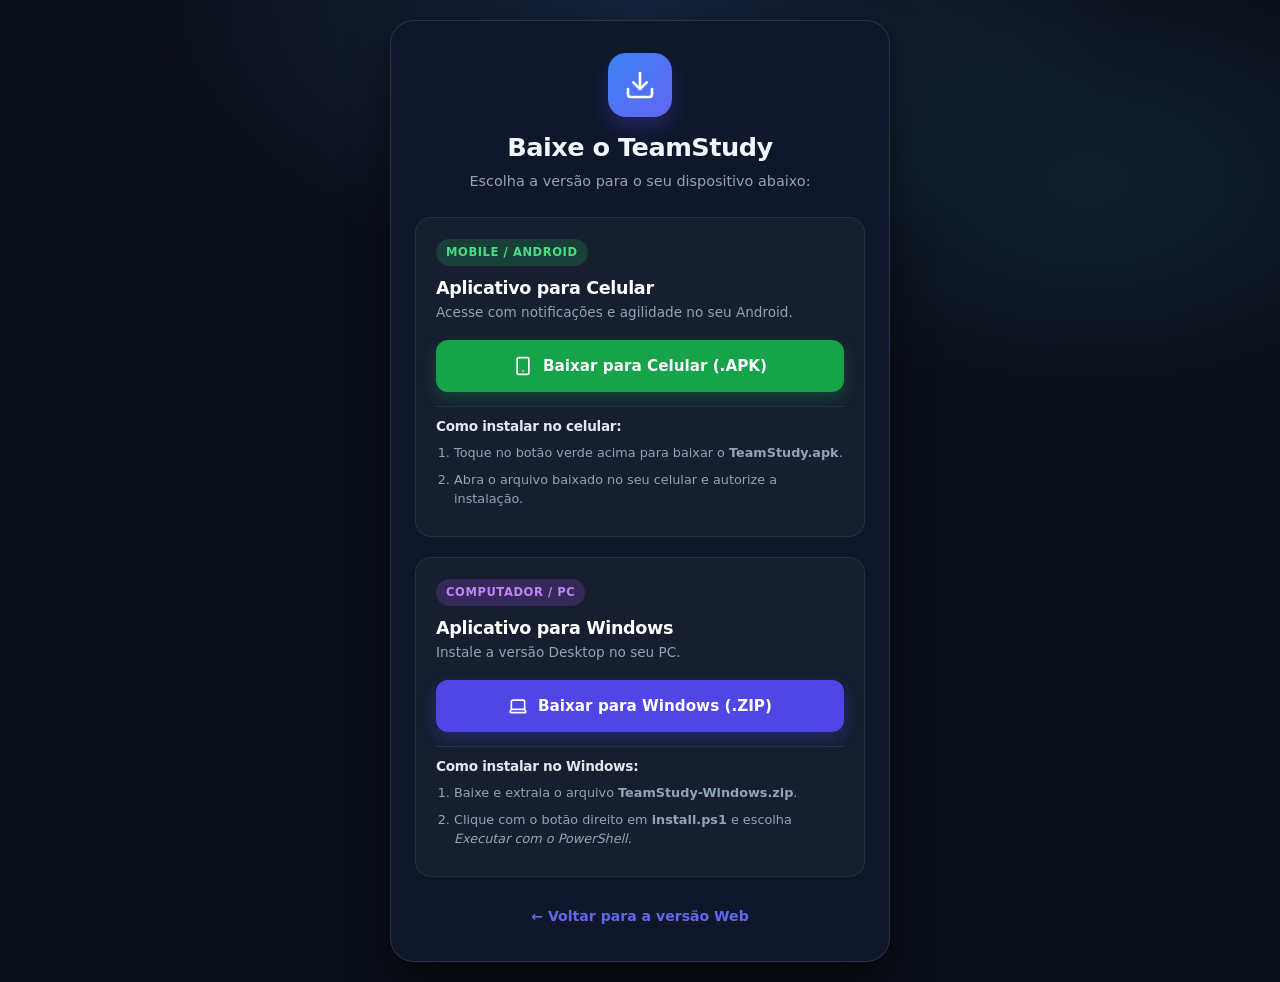
<file: baixar.html>
<!DOCTYPE html>
<html lang="pt-BR">
<head>
  <meta charset="UTF-8">
  <meta name="viewport" content="width=device-width, initial-scale=1.0, viewport-fit=cover">
  <title>TeamStudy · Baixar Aplicativo</title>

  <link rel="stylesheet" href="assets/css/base.css">
  <link rel="stylesheet" href="assets/css/baixar.css">
  

  <style>
    body {
      background-color: #0b0f19;
      color: #ffffff;
      font-family: system-ui, -apple-system, BlinkMacSystemFont, 'Segoe UI', Roboto, sans-serif;
      min-height: 100vh;
      display: flex;
      align-items: center;
      justify-content: center;
      margin: 0;
      padding: 20px;
    }

    .download-card {
      width: 100%;
      max-width: 500px;
      background: #0f172a;
      border: 1px solid rgba(255, 255, 255, 0.12);
      border-radius: 24px;
      padding: 32px 24px;
      text-align: center;
      box-shadow: 0 20px 40px rgba(0, 0, 0, 0.5);
    }

    .app-icon-box {
      width: 64px;
      height: 64px;
      margin: 0 auto 16px;
      border-radius: 18px;
      background: linear-gradient(135deg, #3b82f6, #6366f1);
      display: flex;
      align-items: center;
      justify-content: center;
      box-shadow: 0 10px 20px rgba(79, 70, 229, 0.3);
    }

    .app-icon-box svg {
      width: 32px;
      height: 32px;
      stroke: #fff;
    }

    .download-card h1 {
      font-size: 1.6rem;
      font-weight: 700;
      margin-bottom: 8px;
    }

    .download-card p.subtitle {
      color: #94a3b8;
      font-size: 0.9rem;
      margin-bottom: 24px;
    }

    .device-box {
      background: rgba(255, 255, 255, 0.03);
      border: 1px solid rgba(255, 255, 255, 0.08);
      border-radius: 16px;
      padding: 20px;
      margin-bottom: 20px;
      text-align: left;
    }

    .badge {
      display: inline-block;
      padding: 4px 10px;
      border-radius: 20px;
      font-size: 0.72rem;
      font-weight: 700;
      text-transform: uppercase;
      letter-spacing: 0.05em;
      margin-bottom: 12px;
    }

    .badge-android {
      background: rgba(34, 197, 94, 0.2);
      color: #4ade80;
    }

    .badge-windows {
      background: rgba(168, 85, 247, 0.2);
      color: #c084fc;
    }

    .device-box h2 {
      font-size: 1.1rem;
      margin-bottom: 4px;
      color: #fff;
    }

    .device-box .subtext {
      color: #94a3b8;
      font-size: 0.85rem;
      margin-bottom: 16px;
    }

    .btn-download {
      display: flex;
      align-items: center;
      justify-content: center;
      gap: 10px;
      width: 100%;
      padding: 14px 16px;
      font-size: 0.95rem;
      font-weight: 600;
      color: #ffffff !important;
      border-radius: 12px;
      text-decoration: none;
      transition: transform 0.2s, background 0.2s;
      margin: 12px 0;
      box-sizing: border-box;
    }

    .btn-android {
      background: #16a34a;
      box-shadow: 0 6px 16px rgba(22, 163, 74, 0.3);
    }

    .btn-android:hover {
      background: #15803d;
      transform: translateY(-2px);
    }

    .btn-windows {
      background: #4f46e5;
      box-shadow: 0 6px 16px rgba(79, 70, 229, 0.3);
    }

    .btn-windows:hover {
      background: #4338ca;
      transform: translateY(-2px);
    }

    .instructions {
      margin-top: 14px;
      padding-top: 12px;
      border-top: 1px solid rgba(255, 255, 255, 0.08);
    }

    .instructions h3 {
      font-size: 0.85rem;
      color: #e2e8f0;
      margin-bottom: 8px;
    }

    .instructions ol {
      padding-left: 18px;
      color: #94a3b8;
      font-size: 0.8rem;
      line-height: 1.5;
      margin: 0;
    }

    .back-link {
      display: inline-block;
      margin-top: 8px;
      color: #6366f1;
      font-size: 0.88rem;
      font-weight: 600;
      text-decoration: none;
      cursor: pointer;
    }

    .back-link:hover {
      text-decoration: underline;
    }
  </style>
</head>
<body>

  <main class="download-card">
    <div class="app-icon-box">
      <svg xmlns="http://www.w3.org/2000/svg" viewBox="0 0 24 24" fill="none" stroke="currentColor" stroke-width="2" stroke-linecap="round" stroke-linejoin="round">
        <path d="M21 15v4a2 2 0 0 1-2 2H5a2 2 0 0 1-2-2v-4"></path>
        <polyline points="7 10 12 15 17 10"></polyline>
        <line x1="12" y1="15" x2="12" y2="3"></line>
      </svg>
    </div>

    <h1>Baixe o TeamStudy</h1>
    <p class="subtitle">Escolha a versão para o seu dispositivo abaixo:</p>

    <div class="device-box">
      <span class="badge badge-android">Mobile / Android</span>
      <h2>Aplicativo para Celular</h2>
      <p class="subtext">Acesse com notificações e agilidade no seu Android.</p>

      <a href="downloads/TeamStudy.apk" download="TeamStudy.apk" class="btn-download btn-android">
        <svg xmlns="http://www.w3.org/2000/svg" width="20" height="20" viewBox="0 0 24 24" fill="none" stroke="currentColor" stroke-width="2" stroke-linecap="round" stroke-linejoin="round"><rect x="5" y="2" width="14" height="20" rx="2" ry="2"/><line x1="12" y1="18" x2="12.01" y2="18"/></svg>
        Baixar para Celular (.APK)
      </a>

      <div class="instructions">
        <h3>Como instalar no celular:</h3>
        <ol>
          <li>Toque no botão verde acima para baixar o <strong>TeamStudy.apk</strong>.</li>
          <li>Abra o arquivo baixado no seu celular e autorize a instalação.</li>
        </ol>
      </div>
    </div>

    <div class="device-box">
      <span class="badge badge-windows">Computador / PC</span>
      <h2>Aplicativo para Windows</h2>
      <p class="subtext">Instale a versão Desktop no seu PC.</p>

      <a href="downloads/TeamStudy-Windows.zip" download="TeamStudy-Windows.zip" class="btn-download btn-windows">
        <svg xmlns="http://www.w3.org/2000/svg" width="20" height="20" viewBox="0 0 24 24" fill="none" stroke="currentColor" stroke-width="2" stroke-linecap="round" stroke-linejoin="round"><path d="M20 16V7a2 2 0 0 0-2-2H6a2 2 0 0 0-2 2v9m16 0H4m16 0 1.28 2.55a1 1 0 0 1-.9 1.45H3.62a1 1 0 0 1-.9-1.45L4 16"/></svg>
        Baixar para Windows (.ZIP)
      </a>

      <div class="instructions">
        <h3>Como instalar no Windows:</h3>
        <ol>
          <li>Baixe e extraia o arquivo <strong>TeamStudy-Windows.zip</strong>.</li>
          <li>Clique com o botão direito em <strong>install.ps1</strong> e escolha <em>Executar com o PowerShell</em>.</li>
        </ol>
      </div>
    </div>

    <a href="./index.html" class="back-link">← Voltar para a versão Web</a>
  </main>

</body>
</html>
</file>
<file: assets/css/base.css>
@import url('https://api.fontshare.com/v2/css?f[]=clash-display@500,600,700&f[]=satoshi@400,500,700&display=swap');

/* =========================================================
   1. RESET
   ========================================================= */

*,
*::before,
*::after {
  box-sizing: border-box;
  margin: 0;
  padding: 0;
}

html {
  -webkit-text-size-adjust: 100%;
  scroll-behavior: smooth;
  color-scheme: dark;
  width: 100%;
  max-width: 100%;
  overflow-x: hidden;
}

body {
  width: 100%;
  min-width: 0;
  min-height: 100vh;
  min-height: 100dvh;
  overflow-x: hidden;
}

img,
picture,
video,
canvas,
svg {
  display: block;
  max-width: 100%;
}

img {
  height: auto;
}

input,
select,
textarea,
button {
  font: inherit;
  color: inherit;
}

button {
  background: none;
  border: 0;
  cursor: pointer;
}

a {
  color: inherit;
}

ul,
ol {
  margin: 0;
  padding: 0;
}

ul[role="list"],
ol[role="list"] {
  list-style: none;
}

/* =========================================================
   2. TOKENS DO TEMA
   ========================================================= */

:root {
  --font-display:
    'Clash Display',
    'Sora',
    system-ui,
    -apple-system,
    'Segoe UI',
    sans-serif;

  --font-body:
    'Satoshi',
    system-ui,
    -apple-system,
    'Segoe UI',
    Roboto,
    sans-serif;

  --font-mono:
    ui-monospace,
    'SF Mono',
    'JetBrains Mono',
    Menlo,
    Consolas,
    monospace;

  /* Cores */

  --bg-color: #080d1a;
  --bg-soft: #0e1628;

  --card-bg: #111a2e;
  --card-bg-hover: #15213a;

  --text-color: #f1f5fd;
  --text-muted: #8ea0bd;

  --primary-color: #4f8cff;
  --primary-hover: #74a6ff;
  --primary-soft: rgba(79, 140, 255, 0.14);

  --accent-color: #38bdf8;

  --border-color: #22304e;
  --border-light: #2c3c5d;

  --danger-color: #f87171;
  --danger-soft: rgba(248, 113, 113, 0.14);

  --success-color: #34d399;
  --success-soft: rgba(52, 211, 153, 0.14);

  --warning-color: #fbbf24;
  --warning-soft: rgba(251, 191, 36, 0.14);

  --focus-ring: #74a6ff;

  /* Gradientes */

  --gradient-primary:
    linear-gradient(
      135deg,
      #4f8cff 0%,
      #38bdf8 100%
    );

  --gradient-glow:
    radial-gradient(
      55% 45% at 50% 0%,
      rgba(79, 140, 255, 0.16),
      transparent 70%
    ),
    radial-gradient(
      40% 35% at 85% 20%,
      rgba(56, 189, 248, 0.10),
      transparent 70%
    );

  /* Bordas */

  --radius-sm: 10px;
  --radius-md: 14px;
  --radius-lg: 18px;
  --radius-xl: 24px;
  --radius-full: 999px;

  /* Sombras */

  --shadow-sm:
    0 1px 2px rgba(0, 0, 0, 0.4);

  --shadow:
    0 1px 2px rgba(0, 0, 0, 0.35),
    0 12px 32px -10px rgba(0, 0, 0, 0.5);

  --shadow-lg:
    0 20px 56px -14px rgba(0, 0, 0, 0.6);

  /* Layout */

  --header-h: 64px;
  --bottomnav-h: 60px;

  /* Animações */

  --ease-out: cubic-bezier(0.22, 1, 0.36, 1);
  --dur: 0.25s;
}

/*
  Mantido para compatibilidade com o JavaScript existente.
  O TeamStudy permanece sempre em modo dark.
*/

body.dark-mode,
body.light-mode {
  background-color: var(--bg-color);
  color: var(--text-color);
}

/* =========================================================
   3. TIPOGRAFIA
   ========================================================= */

body {
  font-family: var(--font-body);
  font-size: 1rem;
  line-height: 1.6;
  background:
    var(--gradient-glow),
    var(--bg-color);
  background-attachment: fixed;
  color: var(--text-color);
  -webkit-tap-highlight-color: transparent;
}

h1,
h2,
h3,
h4,
h5,
h6 {
  font-family: var(--font-display);
  font-weight: 600;
  letter-spacing: -0.02em;
  line-height: 1.15;
  color: var(--text-color);
}

h1 {
  font-size: clamp(1.6rem, 4.5vw, 2.25rem);
}

h2 {
  font-size: clamp(1.3rem, 3.5vw, 1.75rem);
}

h3 {
  font-size: 1.15rem;
}

h4 {
  font-size: 1rem;
}

p {
  color: inherit;
}

::selection {
  background-color: var(--primary-color);
  color: #ffffff;
}

:focus-visible {
  outline: 3px solid var(--focus-ring);
  outline-offset: 3px;
  border-radius: 4px;
}

/* =========================================================
   4. SCROLLBAR
   ========================================================= */

@media (min-width: 1024px) {
  ::-webkit-scrollbar {
    width: 10px;
    height: 10px;
  }

  ::-webkit-scrollbar-track {
    background: transparent;
  }

  ::-webkit-scrollbar-thumb {
    background-color: var(--border-color);
    border-radius: var(--radius-full);
    border: 2px solid var(--bg-color);
  }

  ::-webkit-scrollbar-thumb:hover {
    background-color: var(--text-muted);
  }
}

/* =========================================================
   5. CONTAINER
   ========================================================= */

.container {
  width: 100%;
  max-width: 1100px;
  margin: 0 auto;
  padding: 24px 16px;
}

/* =========================================================
   6. HEADER
   ========================================================= */

header {
  position: sticky;
  top: 0;
  z-index: 40;

  display: flex;
  align-items: center;
  justify-content: space-between;

  width: 100%;
  min-height: var(--header-h);

  padding: 0 20px;

  background-color: rgba(17, 26, 46, 0.94);

  -webkit-backdrop-filter: blur(16px) saturate(1.5);
  backdrop-filter: blur(16px) saturate(1.5);

  border-bottom: 1px solid var(--border-color);
}

header h1 {
  margin: 0;

  font-family: var(--font-display);
  font-size: 1.35rem;
  font-weight: 700;

  background: var(--gradient-primary);
  -webkit-background-clip: text;
  background-clip: text;

  color: transparent;
  white-space: nowrap;
}

header nav {
  display: flex;
  align-items: center;
  gap: 4px;
}

header nav a {
  display: inline-flex;
  align-items: center;
  justify-content: center;

  min-height: 44px;

  padding: 8px 16px;

  border-radius: var(--radius-full);

  color: var(--text-muted);

  font-size: 0.92rem;
  font-weight: 600;

  text-decoration: none;

  transition:
    color var(--dur) ease,
    background-color var(--dur) ease,
    transform var(--dur) var(--ease-out);
}

header nav a:hover {
  color: var(--text-color);
  background-color: var(--bg-soft);
}

header nav a:active {
  transform: scale(0.97);
}

header nav a.active {
  color: var(--primary-color);
  background-color: var(--primary-soft);
}

/* =========================================================
   7. CARDS
   ========================================================= */

.card {
  width: 100%;

  background-color: var(--card-bg);

  border: 1px solid var(--border-color);
  border-radius: var(--radius-lg);

  padding: 22px;

  box-shadow: var(--shadow);

  margin-bottom: 20px;

  transition:
    transform var(--dur) var(--ease-out),
    box-shadow var(--dur) var(--ease-out),
    border-color var(--dur) ease,
    background-color var(--dur) ease;
}

@media (hover: hover) {
  .card:hover {
    transform: translateY(-2px);

    background-color: var(--card-bg-hover);

    box-shadow: var(--shadow-lg);

    border-color: var(--border-light);
  }
}

/* =========================================================
   8. BOTÕES
   ========================================================= */

.btn {
  display: inline-flex;
  align-items: center;
  justify-content: center;
  gap: 8px;

  min-height: 48px;

  padding: 12px 24px;

  border: 0;
  border-radius: var(--radius-md);

  background-color: var(--primary-color);
  color: #ffffff;

  font-size: 0.95rem;
  font-weight: 700;
  letter-spacing: 0.01em;

  cursor: pointer;

  box-shadow:
    0 6px 20px -6px rgba(79, 140, 255, 0.45);

  transition:
    transform 0.15s var(--ease-out),
    background-color var(--dur) ease,
    box-shadow var(--dur) ease,
    filter var(--dur) ease;
}

.btn:hover {
  background-color: var(--primary-hover);

  box-shadow:
    0 10px 28px -6px rgba(79, 140, 255, 0.55);
}

.btn:active {
  transform: scale(0.97);
}

.btn:disabled {
  opacity: 0.55;
  cursor: not-allowed;
  pointer-events: none;
}

.btn-danger {
  background-color: var(--danger-color);

  box-shadow:
    0 6px 20px -6px rgba(248, 113, 113, 0.4);
}

.btn-danger:hover {
  background-color: var(--danger-color);
  filter: brightness(0.92);
}

.btn-outline {
  background-color: transparent;

  color: var(--primary-color);

  border: 2px solid var(--border-color);

  box-shadow: none;
}

.btn-outline:hover {
  border-color: var(--primary-color);
  background-color: var(--primary-soft);
}

.btn-ghost {
  background-color: transparent;

  color: var(--text-muted);

  box-shadow: none;
}

.btn-ghost:hover {
  background-color: var(--bg-soft);
  color: var(--text-color);
}

.btn-block {
  width: 100%;
}

/* =========================================================
   9. FORMULÁRIOS
   ========================================================= */

.form-group {
  width: 100%;
  margin-bottom: 18px;
}

.form-group label {
  display: block;

  margin-bottom: 8px;

  color: var(--text-color);

  font-size: 0.92rem;
  font-weight: 700;
}

.form-group input,
.form-group select,
.form-group textarea {
  display: block;

  width: 100%;
  min-width: 0;
  min-height: 48px;

  padding: 12px 14px;

  border: 2px solid var(--border-color);
  border-radius: var(--radius-md);

  background-color: var(--card-bg);
  color: var(--text-color);

  font-size: 16px;

  outline: none;

  transition:
    border-color var(--dur) ease,
    box-shadow var(--dur) ease,
    background-color var(--dur) ease;
}

.form-group input:hover,
.form-group select:hover,
.form-group textarea:hover {
  border-color: var(--border-light);
}

.form-group input:focus,
.form-group select:focus,
.form-group textarea:focus {
  border-color: var(--primary-color);

  box-shadow:
    0 0 0 4px var(--primary-soft);
}

.form-group textarea {
  min-height: 110px;

  resize: vertical;

  line-height: 1.5;
}

.form-group input::placeholder,
.form-group textarea::placeholder {
  color: var(--text-muted);
  opacity: 0.7;
}

.form-group select {
  color-scheme: dark;
  cursor: pointer;
}

.form-group input[type="date"],
.form-group input[type="time"],
.form-group input[type="datetime-local"] {
  color-scheme: dark;
}

/* =========================================================
   10. UTILITÁRIOS
   ========================================================= */

.text-muted {
  color: var(--text-muted);
}

.truncate,
.ellipsis {
  max-width: 100%;

  overflow: hidden;

  text-overflow: ellipsis;

  white-space: nowrap;
}

.visually-hidden {
  position: absolute;

  width: 1px;
  height: 1px;

  margin: -1px;
  padding: 0;

  overflow: hidden;

  clip: rect(0 0 0 0);
  clip-path: inset(50%);

  white-space: nowrap;

  border: 0;
}

.empty-state {
  display: flex;

  flex-direction: column;
  align-items: center;

  gap: 12px;

  width: 100%;

  padding: 48px 24px;

  text-align: center;

  color: var(--text-muted);

  border: 2px dashed var(--border-color);
  border-radius: var(--radius-lg);
}

.empty-state strong {
  color: var(--text-color);

  font-family: var(--font-display);
  font-size: 1.1rem;
}

.skeleton {
  position: relative;

  min-height: 1em;

  overflow: hidden;

  background-color: var(--bg-soft);

  border-radius: var(--radius-md);
}

.skeleton::after {
  content: "";

  position: absolute;
  inset: 0;

  transform: translateX(-100%);

  background:
    linear-gradient(
      90deg,
      transparent,
      rgba(255, 255, 255, 0.08),
      transparent
    );

  animation: shimmer 1.6s infinite;
}

/* =========================================================
   11. ANIMAÇÕES
   ========================================================= */

@keyframes fade-up {
  from {
    opacity: 0;
    transform: translateY(14px);
  }

  to {
    opacity: 1;
    transform: translateY(0);
  }
}

@keyframes shimmer {
  to {
    transform: translateX(100%);
  }
}

@keyframes pulse-dot {
  0%,
  100% {
    transform: scale(1);
    opacity: 1;
  }

  50% {
    transform: scale(1.5);
    opacity: 0.55;
  }
}

/* =========================================================
   12. MOVIMENTO REDUZIDO
   ========================================================= */

@media (prefers-reduced-motion: reduce) {
  html {
    scroll-behavior: auto;
  }

  *,
  *::before,
  *::after {
    animation-duration: 0.01ms !important;
    animation-iteration-count: 1 !important;
    transition-duration: 0.01ms !important;
  }
}

/* =========================================================
   13. TABLET
   ========================================================= */

@media (max-width: 900px) {
  .container {
    max-width: 100%;
  }

  header nav a {
    padding-left: 12px;
    padding-right: 12px;
  }
}

/* =========================================================
   14. CELULAR
   ========================================================= */

@media (max-width: 767px) {
  header {
    min-height: 60px;

    padding-left: 16px;
    padding-right: 16px;
  }

  header nav {
    display: none;
  }

  header h1 {
    font-size: 1.2rem;
  }
}

@media (max-width: 600px) {
  .container {
    padding: 16px 14px;
  }

  .card {
    padding: 18px;
    border-radius: var(--radius-md);
  }

  .btn {
    width: 100%;
  }
}

/* =========================================================
   15. CELULAR PEQUENO
   ========================================================= */

@media (max-width: 380px) {
  .container {
    padding-left: 12px;
    padding-right: 12px;
  }

  .card {
    padding: 16px;
  }

  header {
    padding-left: 12px;
    padding-right: 12px;
  }

  .btn {
    padding-left: 18px;
    padding-right: 18px;
  }
}

/* =========================================================
   16. SAFE AREA PARA CELULARES
   ========================================================= */

@supports (padding: env(safe-area-inset-top)) {
  header {
    padding-top: env(safe-area-inset-top);
  }
}

/* =========================================================
   17. ELEMENTOS COMUNS
   ========================================================= */

hr {
  height: 1px;

  margin: 20px 0;

  border: 0;

  background-color: var(--border-color);
}

small {
  font-size: 0.85rem;
}

strong {
  font-weight: 700;
}

/* =========================================================
   18. ESTADOS DE FORMULÁRIO
   ========================================================= */

input:disabled,
select:disabled,
textarea:disabled {
  opacity: 0.55;
  cursor: not-allowed;
}

input[readonly],
textarea[readonly] {
  cursor: default;
}

/* =========================================================
   19. LINKS
   ========================================================= */

a:not([class]) {
  color: var(--primary-color);
  text-decoration-thickness: 1px;
  text-underline-offset: 3px;
}

a:not([class]):hover {
  color: var(--primary-hover);
}

/* =========================================================
   20. PREVENÇÃO DE OVERFLOW
   ========================================================= */

table {
  max-width: 100%;
  border-collapse: collapse;
}

pre,
code {
  max-width: 100%;
  overflow-x: auto;
}

pre {
  white-space: pre-wrap;
  word-break: break-word;
}

button,
input,
select,
textarea {
  max-width: 100%;
}
</file>
<file: assets/css/baixar.css>
/* ==========================================================
   TEAMSTUDY · baixar.css
   Página de Downloads (Mobile APK & PC)
   ========================================================== */

.download-wrapper {
  position: relative;
  isolation: isolate;
  display: flex;
  align-items: center;
  justify-content: center;
  min-height: 100dvh;
  width: 100%;
  padding: 40px 16px;
  background-color: var(--bg-color, #0b0f19);
  overflow-y: auto;
}

.download-card {
  width: 100%;
  max-width: 520px;
  padding: 40px 32px;
  border-radius: var(--radius-xl, 24px);
  border: 1px solid var(--border-color, rgba(255, 255, 255, 0.1));
  background-color: rgba(15, 23, 42, 0.75);
  -webkit-backdrop-filter: blur(20px);
  backdrop-filter: blur(20px);
  box-shadow: 0 20px 40px rgba(0, 0, 0, 0.5);
  text-align: center;
}

.app-icon {
  width: 72px;
  height: 72px;
  margin: 0 auto 20px;
  border-radius: 20px;
  background: var(--gradient-primary, linear-gradient(135deg, #3b82f6, #6366f1));
  display: flex;
  align-items: center;
  justify-content: center;
  color: #fff;
  box-shadow: 0 10px 25px rgba(59, 130, 246, 0.4);
}

.download-header h1 {
  font-size: 1.8rem;
  font-weight: 700;
  color: #fff;
  margin-bottom: 8px;
}

.download-header p {
  color: var(--text-muted, #94a3b8);
  font-size: 0.95rem;
  margin-bottom: 28px;
}

/* Seções de Dispositivo */
.device-section {
  display: none;
  background: rgba(255, 255, 255, 0.03);
  border: 1px solid rgba(255, 255, 255, 0.08);
  border-radius: 16px;
  padding: 24px 20px;
  margin-bottom: 24px;
  text-align: left;
}

.device-section.active {
  display: block;
}

.badge {
  display: inline-block;
  padding: 4px 12px;
  border-radius: 20px;
  font-size: 0.75rem;
  font-weight: 700;
  text-transform: uppercase;
  letter-spacing: 0.05em;
  background: rgba(59, 130, 246, 0.2);
  color: #60a5fa;
  margin-bottom: 12px;
}

.badge-pc {
  background: rgba(168, 85, 247, 0.2);
  color: #c084fc;
}

.device-section h2 {
  font-size: 1.2rem;
  color: #fff;
  margin-bottom: 4px;
}

.subtext {
  color: var(--text-muted, #94a3b8);
  font-size: 0.88rem;
  margin-bottom: 20px;
}

.btn-download {
  display: inline-flex;
  align-items: center;
  justify-content: center;
  gap: 10px;
  width: 100%;
  padding: 14px 20px;
  font-size: 1rem;
  font-weight: 600;
  color: #fff;
  background: var(--primary-color, #3b82f6);
  border: none;
  border-radius: 12px;
  cursor: pointer;
  text-decoration: none;
  transition: transform 0.2s, box-shadow 0.2s;
  box-shadow: 0 8px 20px rgba(59, 130, 246, 0.3);
}

.btn-download:hover {
  transform: translateY(-2px);
  box-shadow: 0 12px 28px rgba(59, 130, 246, 0.5);
}

/* Instruções */
.instructions {
  margin-top: 24px;
  padding-top: 16px;
  border-top: 1px solid rgba(255, 255, 255, 0.08);
}

.instructions h3 {
  font-size: 0.9rem;
  color: #e2e8f0;
  margin-bottom: 12px;
}

.instructions ol {
  padding-left: 20px;
  color: var(--text-muted, #94a3b8);
  font-size: 0.85rem;
  line-height: 1.6;
}

.instructions li {
  margin-bottom: 8px;
}

.download-footer {
  margin-top: 16px;
}
</file>
